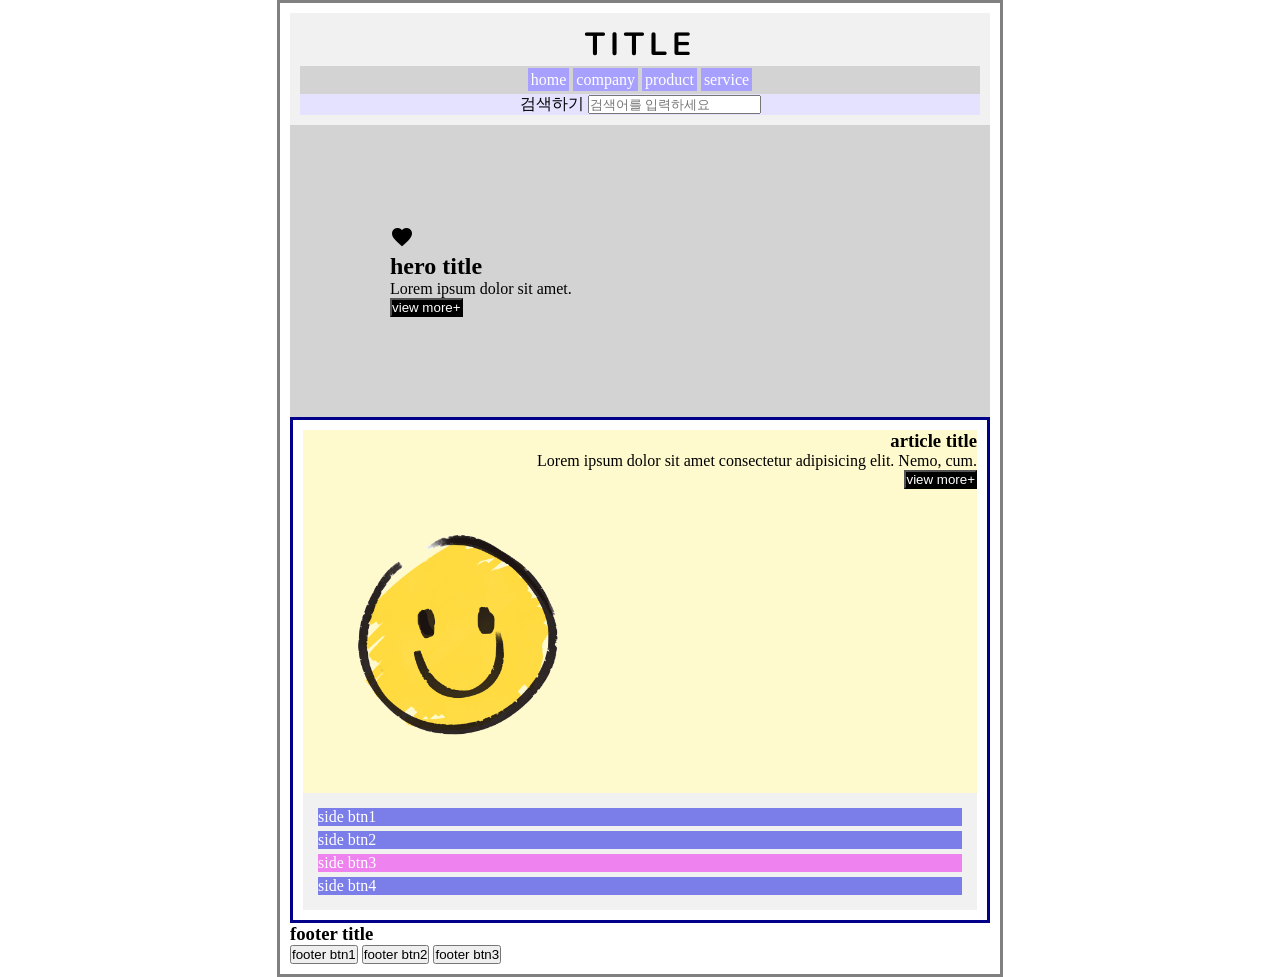
<file: index.html>
<!DOCTYPE html>
<html lang="en">
<head>
    <meta charset="UTF-8">
    <meta name="viewport" content="width=device-width, initial-scale=1.0">
    <title>Document</title>
    <link rel="stylesheet" href="./css/style.css">
    <link href="https://fonts.googleapis.com/css2?family=Material+Icons" rel="stylesheet">
</head>
<body>
    <div id="wrap">
        <header>
            <h1>title</h1>
            <nav>
                <a href="#">home</a>
                <a href="#">company</a>
                <a href="#">product</a>
                <a href="#">service</a>
            </nav>
            <div class="find">
                <label for="find"> 검색하기</label>
            <input type="text" id="find" placeholder="검색어를 입력하세요">
        </div>    
        </header>
        <section class="hero">
            <span class="material-icons">
                favorite
            </span>
            <h2>hero title</h2>
            <p>
                Lorem ipsum dolor sit amet.
            </p>
            <input class="btn" type="button" value="view more+">
        </section>
        <section class="article">
            <div class="article_wrap">
                <div class="content_wrap">
                    <h3>article title</h3>
            <p>
                Lorem ipsum dolor sit amet consectetur adipisicing elit. Nemo, cum.
            </p>
            <input class="btn" type="button" value="view more+">
                </div>
            <div class="img_wrap">
                <img src="./img/img.png" alt="smail">
            </div>
            <ul>
                <li>
                    <a href="#">side btn1</a>
                </li>
                <li>
                    <a href="#">side btn2</a>
                </li>
                <li>
                    <a href="#">side btn3</a>
                </li>
                <li>
                    <a href="#">side btn4</a>
                </li>
            </ul>
            </div>
        </section>
        <footer>
            <h3>footer title</h3>
            <input type="button" value="footer btn1">
            <input type="button" value="footer btn2">
            <input type="button" value="footer btn3">
        </footer>
    </div>
</body>
</html>
</file>
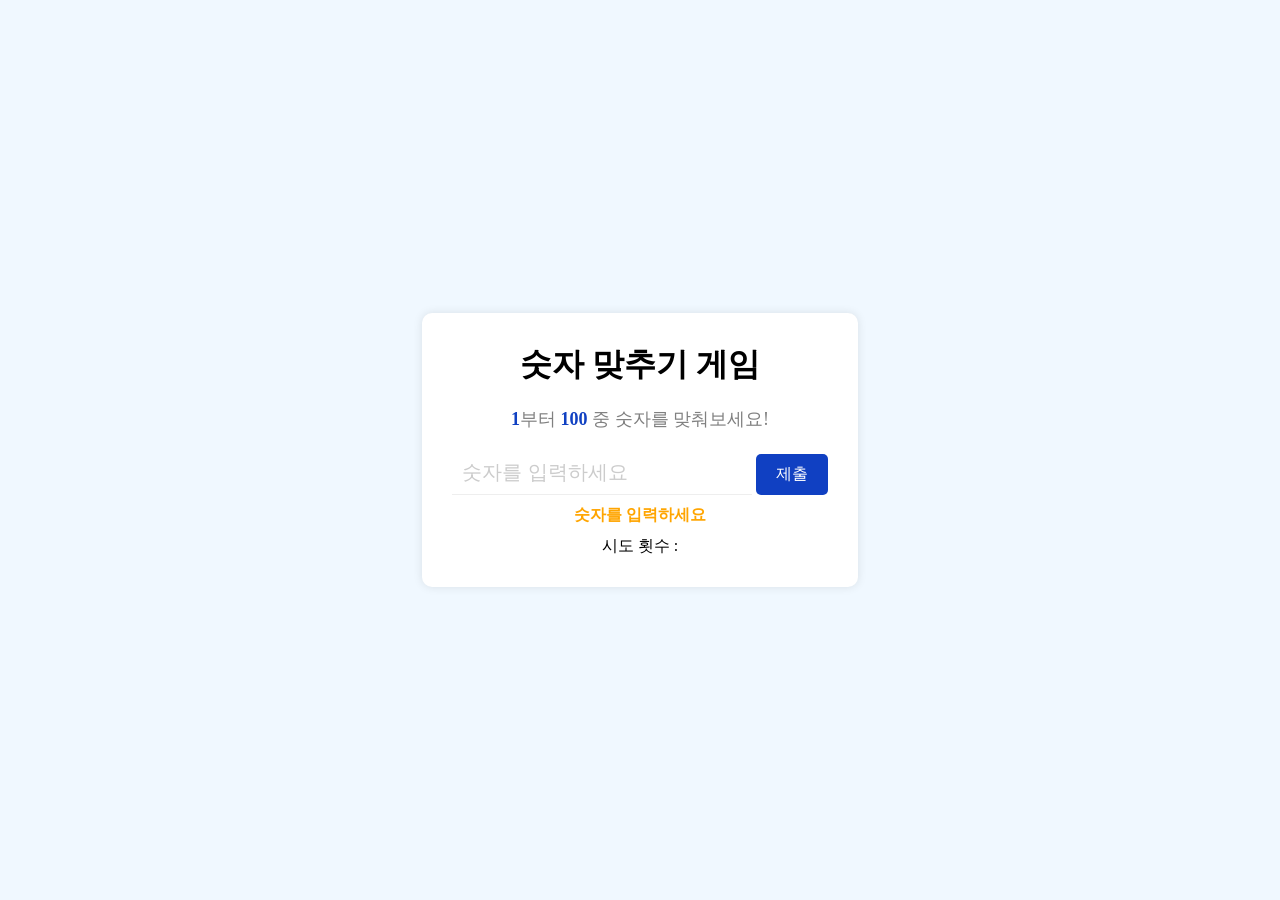
<file: 11-숫자맞추기게임/index.html>
<!DOCTYPE html>
<html lang="en">
<head>
    <meta charset="UTF-8">
    <meta name="viewport" content="width=device-width, initial-scale=1.0">
    <title>Document</title>
    <link rel="stylesheet" href="./css/style.css">
</head>
<body>
    <div id="container">
        <h1>숫자 맞추기 게임</h1>
        <p class="txt"><span>1</span>부터 <span>100</span> 중 숫자를 맞춰보세요!</p>
        <input type="number" id="guessInput" placeholder="숫자를 입력하세요">
        <button id="submitButton">제출</button>
        <p class="result">결과 출력</p>
        <p>시도 횟수 : <span class="attempts"></span></p>
    </div>
    <script src="./js/script.js"></script>
</body>
</html>
</file>
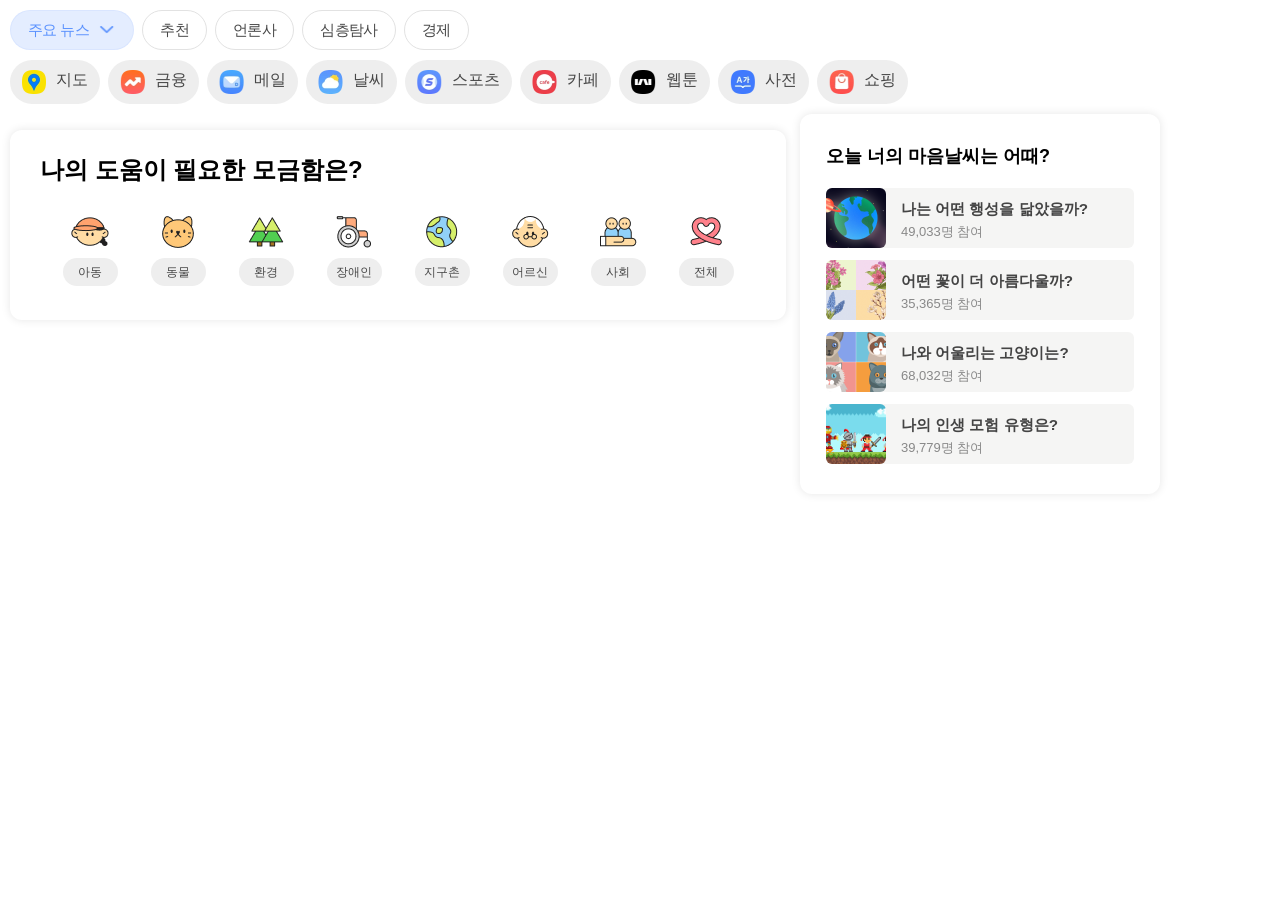
<file: 1_실습/index.html>
<!DOCTYPE html>
<html lang="en">

<head>
    <meta charset="UTF-8">
    <meta name="viewport" content="width=device-width, initial-scale=1.0">
    <title>Document</title>
    <link rel="stylesheet" href="./css/style.css">
</head>

<body>
    <ul class="list1">
        <li><a href="#" class="btn blue">주요 뉴스</a></li>
        <li><a href="#" class="btn">추천</a></li>
        <li><a href="#" class="btn">언론사</a></li>
        <li><a href="#" class="btn">심층탐사</a></li>
        <li><a href="#" class="btn">경제</a></li>
    </ul>
    <ul class="list2">
        <li>
            <a href="#" class="btn fill">
                <img src="./img/c1-map.png" alt="지도">
                <span>지도</span>
            </a>
        </li>
        <li>
            <a href="#" class="btn fill">
                <img src="./img/c1-finance.png" alt="금융">
                <span>금융</span>
            </a>
        </li>
        <li>
            <a href="#" class="btn fill">
                <img src="./img/c1-mail.png" alt="메일">
                <span>메일</span>
            </a>
        </li>
        <li>
            <a href="#" class="btn fill">
                <img src="./img/c1-weather.png" alt="날씨">
                <span>날씨</span>
            </a>
        </li>
        <li>
            <a href="#" class="btn fill">
                <img src="./img/c1-sport.png" alt="스포츠">
                <span>스포츠</span>
            </a>
        </li>
        <li>
            <a href="#" class="btn fill">
                <img src="./img/c1-cafe.png" alt="카페">
                <span>카페</span>
            </a>
        </li>
        <li>
            <a href="#" class="btn fill">
                <img src="./img/c1-webtoon.png" alt="웹툰">
                <span>웹툰</span>
            </a>
        </li>
        <li>
            <a href="#" class="btn fill">
                <img src="./img/c1-dictionary.png" alt="사전">
                <span>사전
                </span>
            </a>
        </li>
        <li>
            <a href="#" class="btn fill">
                <img src="./img/c1-shopping.png" alt="쇼핑">
                <span>쇼핑</span>
            </a>
        </li>
    </ul>
    <div class="container">
        <h2>나의 도움이 필요한 모금함은?</h2>
        <ul class="list3">
            <li>
                <a href="#" class="btn gray">
                    <img src="./img/ico_child.svg.png" alt="아동">
                    <span>아동</span>
                </a>
            </li>
            <li>
                <a href="#" class="btn gray">
                    <img src="./img/ico_cat.svg.png" alt="아동">
                    <span>동물</span>
                </a>
            </li>
            <li>
                <a href="#" class="btn gray">
                    <img src="./img/ico_tree.svg.png" alt="아동">
                    <span>환경</span>
                </a>
            </li>
            <li>
                <a href="#" class="btn gray">
                    <img src="./img/ico_wheelchair.svg.png" alt="아동">
                    <span>장애인</span>
                </a>
            </li>
            <li>
                <a href="#" class="btn gray">
                    <img src="./img/ico_earth.svg.png" alt="아동">
                    <span>지구촌</span>
                </a>
            </li>
            <li>
                <a href="#" class="btn gray">
                    <img src="./img/ico_grandfather.svg.png" alt="아동">
                    <span>어르신</span>
                </a>
            </li>
            <li>
                <a href="#" class="btn gray">
                    <img src="./img/ico_social.svg.png" alt="아동">
                    <span>사회</span>
                </a>
            </li>
            <li>
                <a href="#" class="btn gray">
                    <img src="./img/ico_together.svg.png" alt="아동">
                    <span>전체</span>
                </a>
            </li>
        </ul>
    </div>
    <div class="container2">
        <h2>오늘 너의 마음날씨는 어때?</h2>
        <ul class="list4">
            <li>
                <a href="#" class="btn">
                    <img src="./img/c3-earth.png" alt="">
                    <span>
                        <h3>나는 어떤 행성을 닮았을까?</h3>
                        <p>49,033명 참여</p>
                    </span>
                </a>
            </li>
            <li>
                <a href="#" class="btn">
                    <img src="./img/c3-flower.png" alt="">
                    <span>
                        <h3>어떤 꽃이 더 아름다울까?</h3>
                        <p>35,365명 참여</p>
                    </span>
                </a>
            </li>
            <li>
                <a href="#" class="btn">
                    <img src="./img/c3-cat.png" alt="">
                    <span>
                        <h3>나와 어울리는 고양이는?</h3>
                        <p>68,032명 참여</p>
                    </span>
                </a>
            </li>
            <li>
                <a href="#" class="btn">
                    <img src="./img/c3-advencher.png" alt="">

                    <span>
                        <h3>나의 인생 모험 유형은?</h3>
                        <p>39,779명 참여</p>
                    </span>
                </a>
            </li>
        </ul>
    </div>
</body>

</html>
</file>
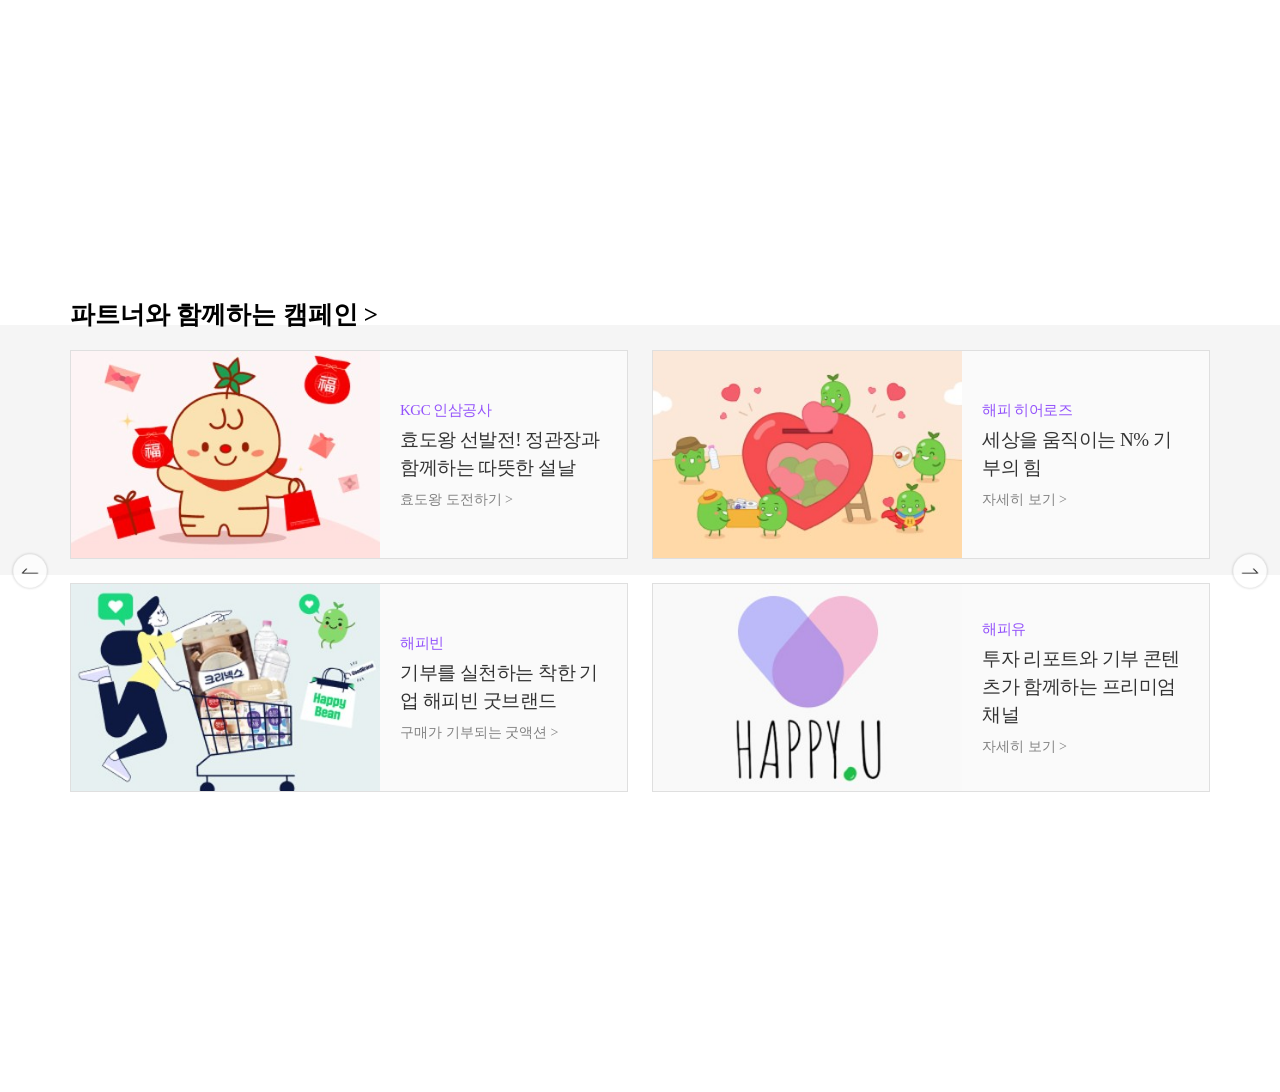
<file: 3_실습/index.html>
<!DOCTYPE html>
<html lang="en">

<head>
    <meta charset="UTF-8">
    <meta name="viewport" content="width=device-width, initial-scale=1.0">
    <title>Document</title>
    <link rel="stylesheet" href="./css/style.css">
</head>

<body>
    <section>
        <div class="rel">
            <h1>파트너와 함께하는 캠페인 ></h1>
            <!-- flex-wrap -->
            <div class="content">
                <ul class="content_list">
                    <li>
                        <a href="#">
                            <div class="img_wrap"></div>
                            <div class="txt_wrap">
                                <p class="txt1">KGC 인삼공사</p>
                                <h2>효도왕 선발전! 정관장과 함께하는 따뜻한 설날</h2>
                                <span class="link">
                                    효도왕 도전하기 >
                                </span>
                            </div>
                        </a>
                    </li>
                    <li>
                        <a href="#">
                            <div class="img_wrap"></div>
                            <div class="txt_wrap">
                                <p class="txt1">해피 히어로즈</p>
                                <h2>세상을 움직이는 N% 기부의 힘</h2>
                                <span class="link">
                                    자세히 보기 >
                                </span>
                            </div>
                        </a>
                    </li>
                    <li>
                        <a href="#">
                            <div class="img_wrap"></div>
                            <div class="txt_wrap">
                                <p class="txt1">해피빈</p>
                                <h2>기부를 실천하는 착한 기업 해피빈 굿브랜드</h2>
                                <span class="link">
                                    구매가 기부되는 굿액션 >
                                </span>
                            </div>
                        </a>
                    </li>
                    <li>
                        <a href="#">
                            <div class="img_wrap"></div>
                            <div class="txt_wrap">
                                <p class="txt1">해피유</p>
                                <h2>투자 리포트와 기부 콘텐츠가 함께하는 프리미엄 채널</h2>
                                <span class="link">
                                    자세히 보기 >
                                </span>
                            </div>
                        </a>
                    </li>
                </ul>
                <a href="#" class="arrow left">left</a>
                <a href="#" class="arrow right">right</a>
            </div>
        </div>

    </section>
</body>

</html>
</file>
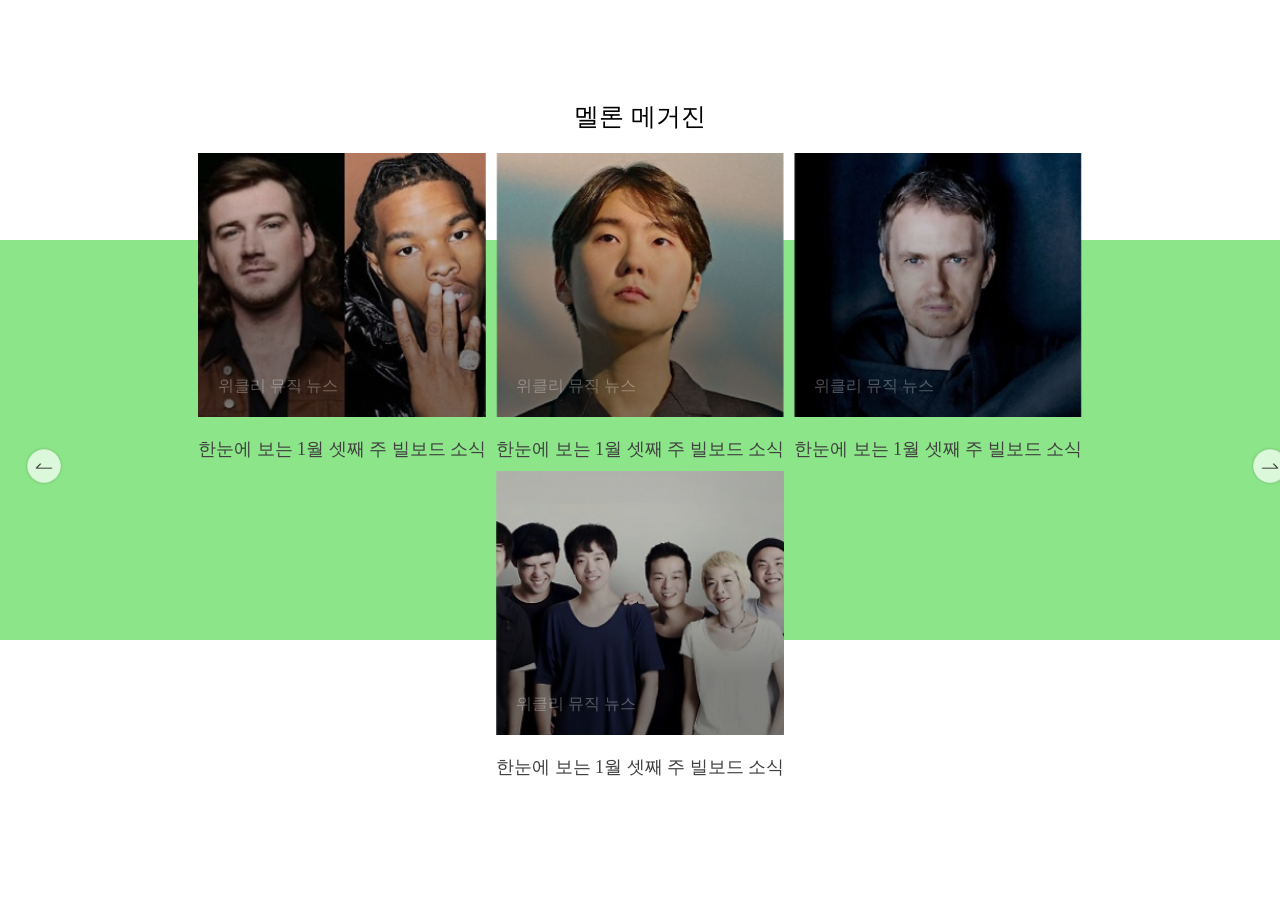
<file: 4_실습/index.html>
<!DOCTYPE html>
<html lang="en">
<head>
    <meta charset="UTF-8">
    <meta name="viewport" content="width=device-width, initial-scale=1.0">
    <title>Document</title>
    <link rel="stylesheet" href="./css/style.css">
    <link rel="stylesheet" href="./css/media.css">
</head>
<body>
    <section>
        <div class="rel">
            <h1>멜론 메거진</h1>
            <div class="content">
                <ul class="content_list">
                    <li>
                        <a href="#">
                            <div class="img_wrap">
                                <div class="bg"></div>
                                <p class="txt">
                                    위클리 뮤직 뉴스
                                </p>
                            </div>
                            <h2>
                                    한눈에 보는 1월 셋째 주 빌보드 소식
                            </h2>
                        </a>
                    </li>
                    <li>
                        <a href="#">
                            <div class="img_wrap">
                                <div class="bg"></div>
                                <p class="txt">
                                    위클리 뮤직 뉴스
                                </p>
                            </div>
                                <h2>
                                    한눈에 보는 1월 셋째 주 빌보드 소식
                                </h2>
                            
                        </a>
                    </li>
                    <li>
                        <a href="#">
                            <div class="img_wrap">
                                <div class="bg"></div>
                                <p class="txt">
                                    위클리 뮤직 뉴스
                                </p>
                            </div>
                                <h2>
                                    한눈에 보는 1월 셋째 주 빌보드 소식
                                </h2>
                            
                        </a>
                    </li>
                    <li>
                        <a href="#">
                            <div class="img_wrap">
                                <div class="bg"></div>
                                <p class="txt">
                                    위클리 뮤직 뉴스
                                </p>
                            </div>
                                <h2>
                                    한눈에 보는 1월 셋째 주 빌보드 소식
                                </h2>
                            
                        </a>
                    </li>
                </ul>
                <div class="arr_wrap">
                <a href="#" class="arrow left">left</a>
                <a href="#" class="arrow right">right</a>
            </div>
        </div>
        </div>
    </section>
</body>
</html>
</file>
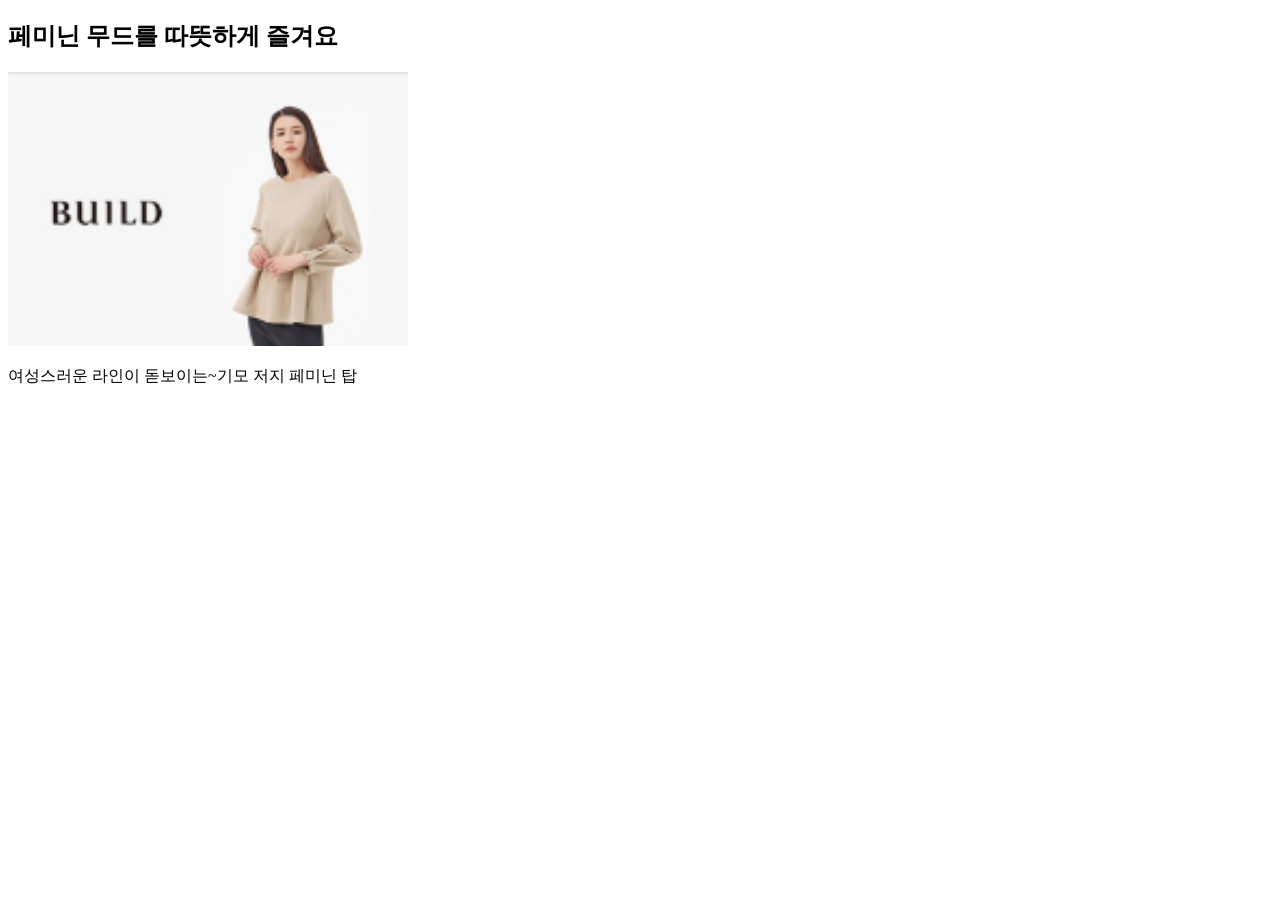
<file: c-1.html>
<!DOCTYPE html>
<html lang="en">
<head>
    <meta charset="UTF-8">
    <meta name="viewport" content="width=device-width, initial-scale=1.0">
    <title>Document</title>
    <link rel="stylesheet" href="./css/style-1.css">
</head>
<body>
    <div id="banner_wrap">
        <h2 class="tit">
            페미닌 무드를 따뜻하게 즐겨요
        </h2>
        <div class="banner_content">
            <a>
                <div class="img_wrap">
                    <img src="./img/c1.png" alt="img">
                </div>
                <p class="txt">
                    여성스러운 라인이 돋보이는~기모 저지 페미닌 탑
                </p>
            </a>
        </div>
    </div>
</body>
</html>
</file>
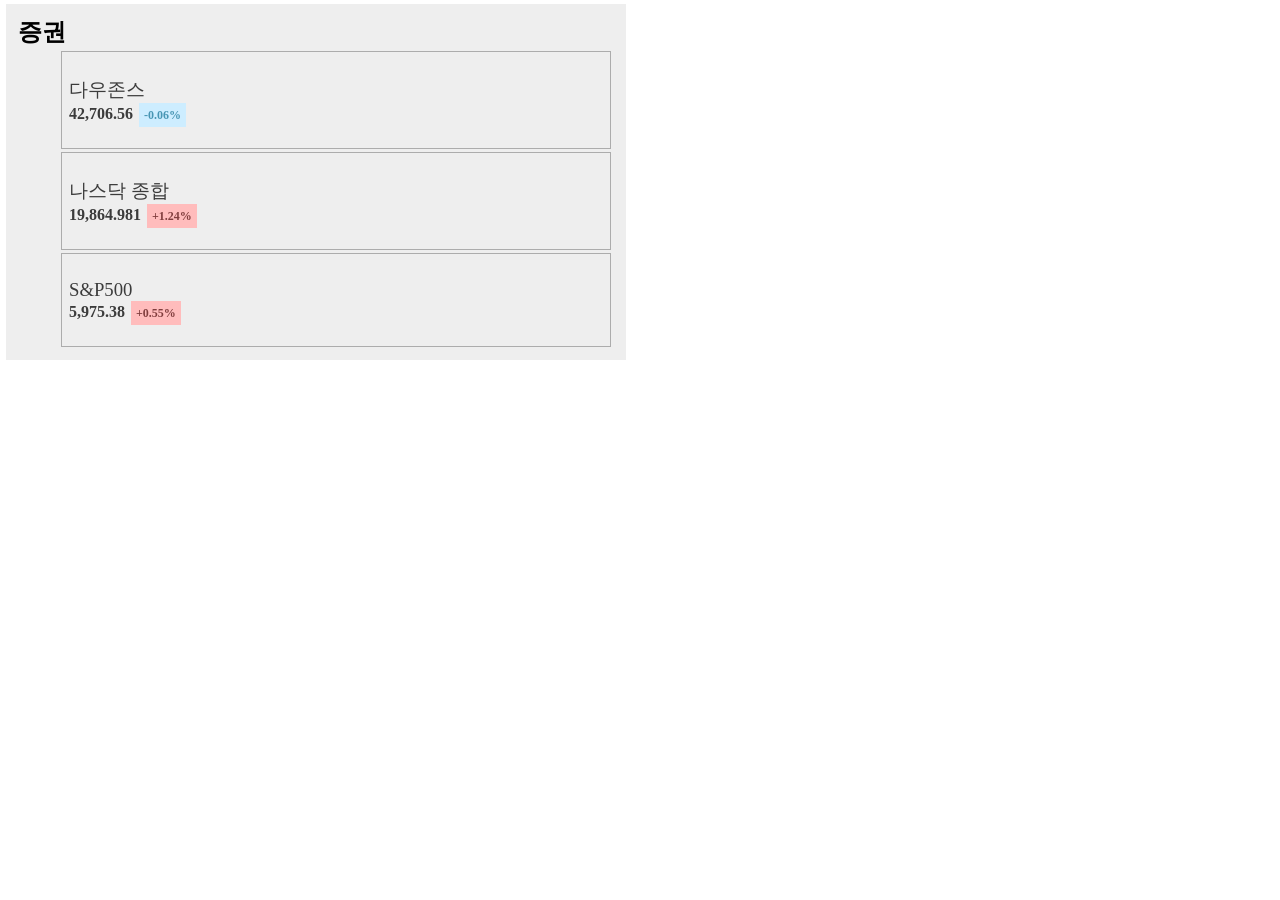
<file: c-2.html>
<!DOCTYPE html>
<html lang="en">
<head>
    <meta charset="UTF-8">
    <meta name="viewport" content="width=device-width, initial-scale=1.0">
    <title>Document</title>
    <link rel="stylesheet" href="./css/style-2.css">
</head>
<body>
    <div id="stock">
        <h2>증권</h2>
        <ul>
            <li>
                <a href="#">
                    <h3>다우존스</h3>
                    <div class="stock_num">
                        42,706.56
                        <span class="percent blue">
                            -0.06%
                        </span>
                    </div>
                </a>
            </li>
            <li>
                <a href="#">
                    <h3> 나스닥 종합</h3>
                    <div class="stock_num">
                        19,864.981
                        <span class="percent red">
                            +1.24%
                        </span>
                    </div>
                </a>
            </li>
            <li>
                <a href="#">
                    <h3>S&P500</h3>
                    <div class="stock_num">
                        5,975.38
                        <span class="percent red">
                            +0.55%
                        </span>
                    </div>
                </a>
            </li>
        </ul>
    </div>
</body>
</html>
</file>
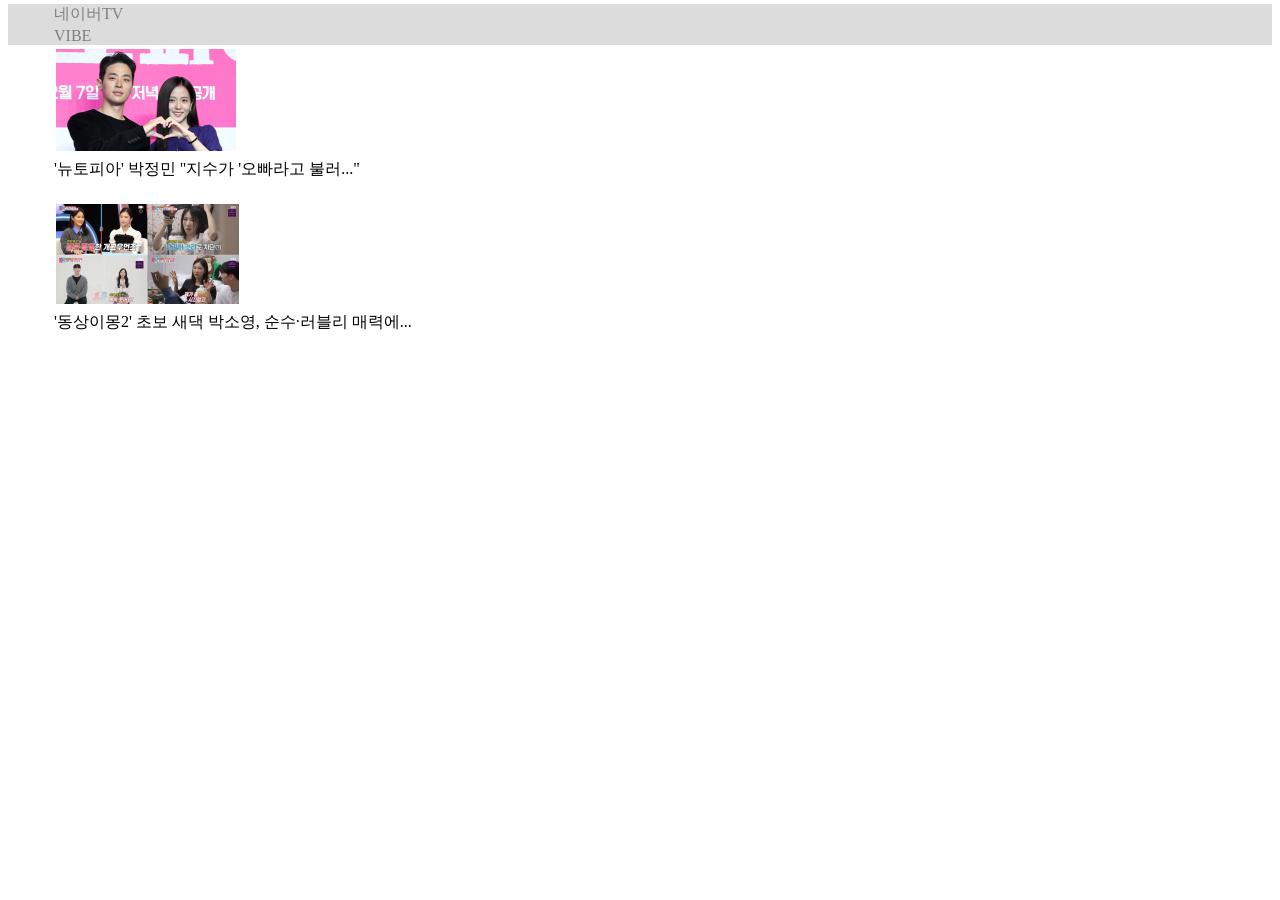
<file: c-3.html>
<!DOCTYPE html>
<html lang="en">
<head>
    <meta charset="UTF-8">
    <meta name="viewport" content="width=device-width, initial-scale=1.0">
    <title>Document</title>
    <link rel="stylesheet" href="./css/style-3.css">
</head>
<body>
    <div id="enter_wrap">
        <nav>
            <ul>
                <li>
                    <a href="#">
                        네이버TV
                    </a>
                </li>
                <li>
                    <a href="#">
                        VIBE
                    </a>
                </li>
            </ul>
        </nav> 
        <ul class="enter_list">
                <li>
                    <a href="#">
                        <span class="img_wrap">
                            <img src="./img/c3-1.png">
                                <div class="t_wrap">
                                    <p class="txt">
                                    '뉴토피아' 박정민 "지수가 '오빠라고 불러..."
                                    </p>
                                </div>
                            </span>
                    </a>
                </li>
                <li>
                    <a href="#">
                        <spna class="img_wrap">
                            <img src="./img/c3-2.png">
                                <div class="t_wrap">
                                    <p class="txt">
                                    '동상이몽2' 초보 새댁 박소영, 순수·러블리 매력에...
                                    </p>
                                </div>
                            </span>
                    </a>
                </li>
        </ul>
    </div>
</body>
</html>
</file>
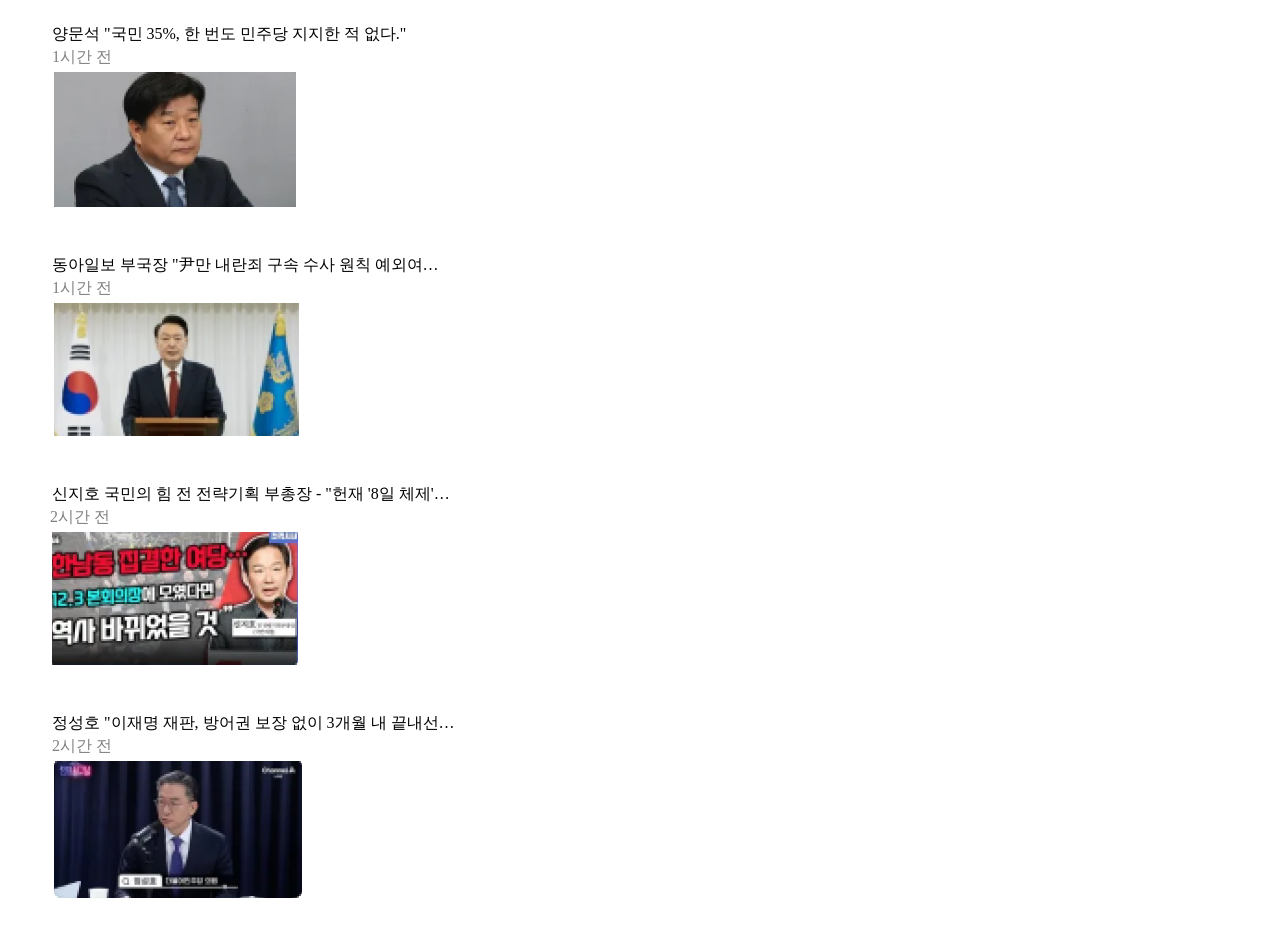
<file: c-4.html>
<!DOCTYPE html>
<html lang="en">
<head>
    <meta charset="UTF-8">
    <meta name="viewport" content="width=device-width, initial-scale=1.0">
    <title>Document</title>
    <link rel="stylesheet" href="./css/style-4.css">
</head>
<body>
    <ol class="sisa_wrap">
        <li>
            <a href="#">
                <div class="t_wrap">
                    <p class="txt">
                            양문석 "국민 35%, 한 번도 민주당 지지한 적 없다."
                    </p>
                    <div class="time">
                          1시간 전
                    </div>
                    <div class="img_wrap">
                        <img src="./img/c4-1.png">
                    </div>
                </div>
            </a>
        </li>
        <li>
            <a href="#">
            <div class="t_wrap">
                <p class="txt">
                        동아일보 부국장 "尹만 내란죄 구속 수사 원칙 예외여…
                </p>
                <div class="time">
                      1시간 전
                    </div>
                <div class="img_wrap">
                    <img src="./img/c4-2.png">
                </div>
            </div>
        </a></li>
        <li>
            <a href="#">
                <div class="t_wrap">
                    <p class="txt">           
                            신지호 국민의 힘 전 전략기획 부총장 - "헌재 '8일 체제'…
                        </div>
                    </p>
                    <div class="time">
                          2시간 전
                        </div>
                    <div class="img_wrap">
                        <img src="./img/c4-3.png">
                    </div>
                </div>
            </a>
        </li>
        <li>
            <a href="#">
                <div class="t_wrap">
                    <p class="txt">
                            정성호 "이재명 재판, 방어권 보장 없이 3개월 내 끝내선…
                    </p>
                    <div class="time">
                          2시간 전
                        </div>
                    <div class="img_wrap">
                        <img src="./img/c4-4.png">
                    </div>
                </div>
            </a>
        </li>
    </ol>
</body>
</html>
</file>
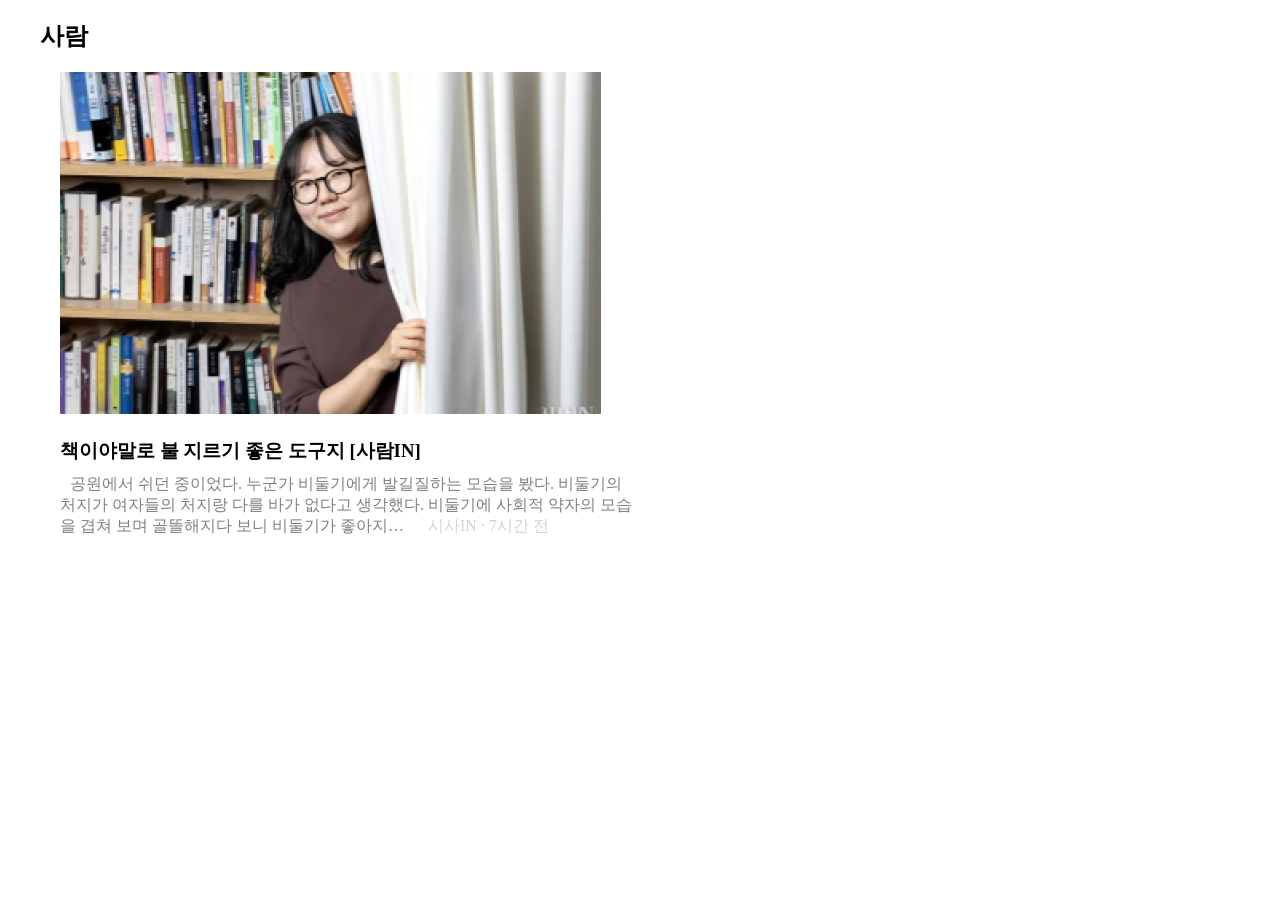
<file: c-5.html>
<!DOCTYPE html>
<html lang="en">

<head>
    <meta charset="UTF-8">
    <meta name="viewport" content="width=device-width, initial-scale=1.0">
    <title>Document</title>
    <link rel="stylesheet" href="./css/style-5.css">
</head>

<body>
    <div id="people_wrap">
        <h2>사람</h2>
        <div class=".content">
            <div class="img_wrap">
                <img src="./img/c5.png">
            </div>
            <div class="t_wrap">
                <h3>책이야말로 불 지르기 좋은 도구지 [사람IN]</h3>
                <p class="txt">
                    <span class="pub">
                        공원에서 쉬던 중이었다. 누군가 비둘기에게 발길질하는 모습을 봤다. 
                        비둘기의 처지가 여자들의 처지랑 다를 바가 없다고 생각했다. 
                        비둘기에 사회적 약자의 모습을 겹쳐 보며 골똘해지다 보니
                        비둘기가 좋아지…
                    </span>
                    <span class="time">
                        시사IN · 7시간 전
                    </span>
                </p>
            </div>
        </div>
    </div>
</body>

</html>
</file>
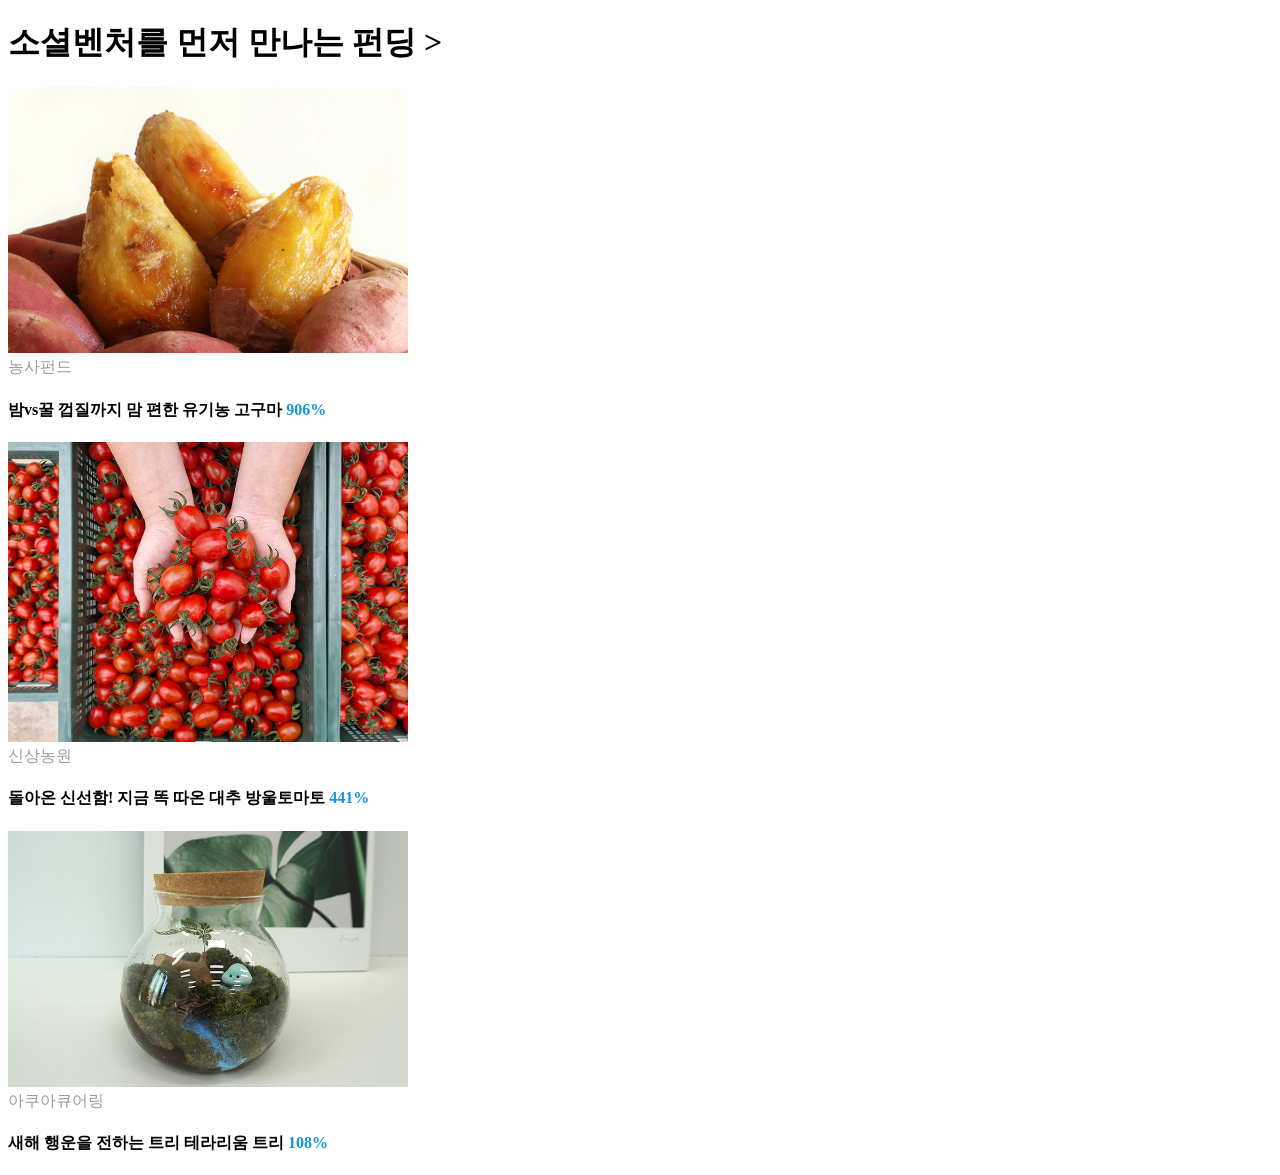
<file: c1.html>
<!DOCTYPE html>
<html lang="en">
<head>
    <meta charset="UTF-8">
    <meta name="viewport" content="width=device-width, initial-scale=1.0">
    <title>Document</title>
    <link rel="stylesheet" href="./css/style-1.css">
</head>
<body>
    <div id="funding_wrap">
        <h1>소셜벤처를 먼저 만나는 펀딩 ></h1>
        <ul>
            <li>
                <a href="#">
                    <div class="img_wrap">
                        <img src="./img/c1-1.jpg">
                    </div>
                    <div class="t_wrap">
                        <span class="sub_tit">농사펀드</span>
                        <h4 class="tit">밤vs꿀 껍질까지 맘 편한 유기농 고구마</span>
                        <span class="percent">906%</span>
                    </div>
                </a>
            </li>
            <li>
                <a href="#">
                    <div class="img_wrap">
                        <img src="./img/c1-2.jpg">
                    </div>
                    <div class="t_wrap">
                        <span class="sub_tit">신상농원</span>
                        <h4 class="tit">돌아온 신선함! 지금 똑 따온 대추 방울토마토</span>
                        <span class="percent">441%</span>
                    </div>
                </a>
            </li>
            <li>
               <a href="#">
                <div class="img_wrap">
                    <img src="./img/c1-3.jpg">
                </div>
                <div class="t_wrap">
                    <span class="sub_tit">아쿠아큐어링</span>
                    <h4 class="tit">새해 행운을 전하는 트리 테라리움 트리</span>
                    <span class="percent">108%</span>
                </div>
               </a>
            </li>
        </ul>
    </div>
</body>
</html>
</file>
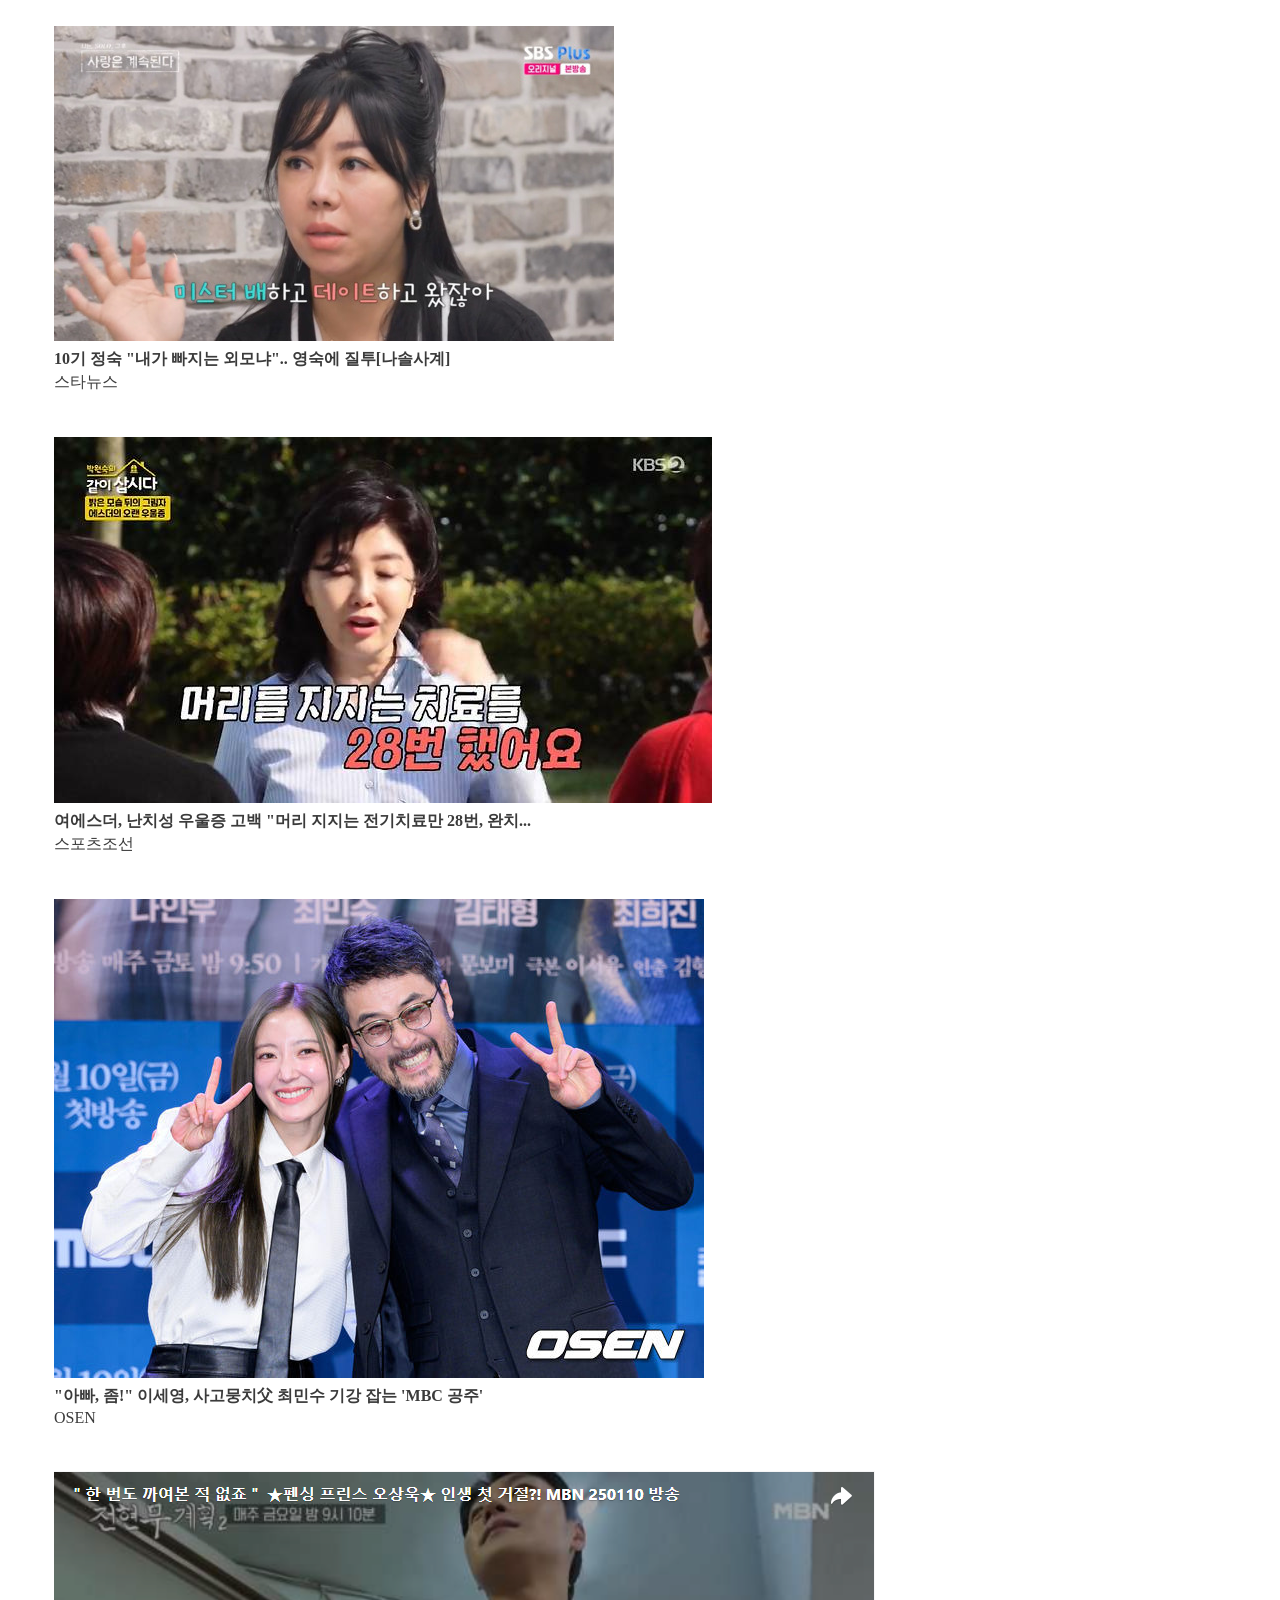
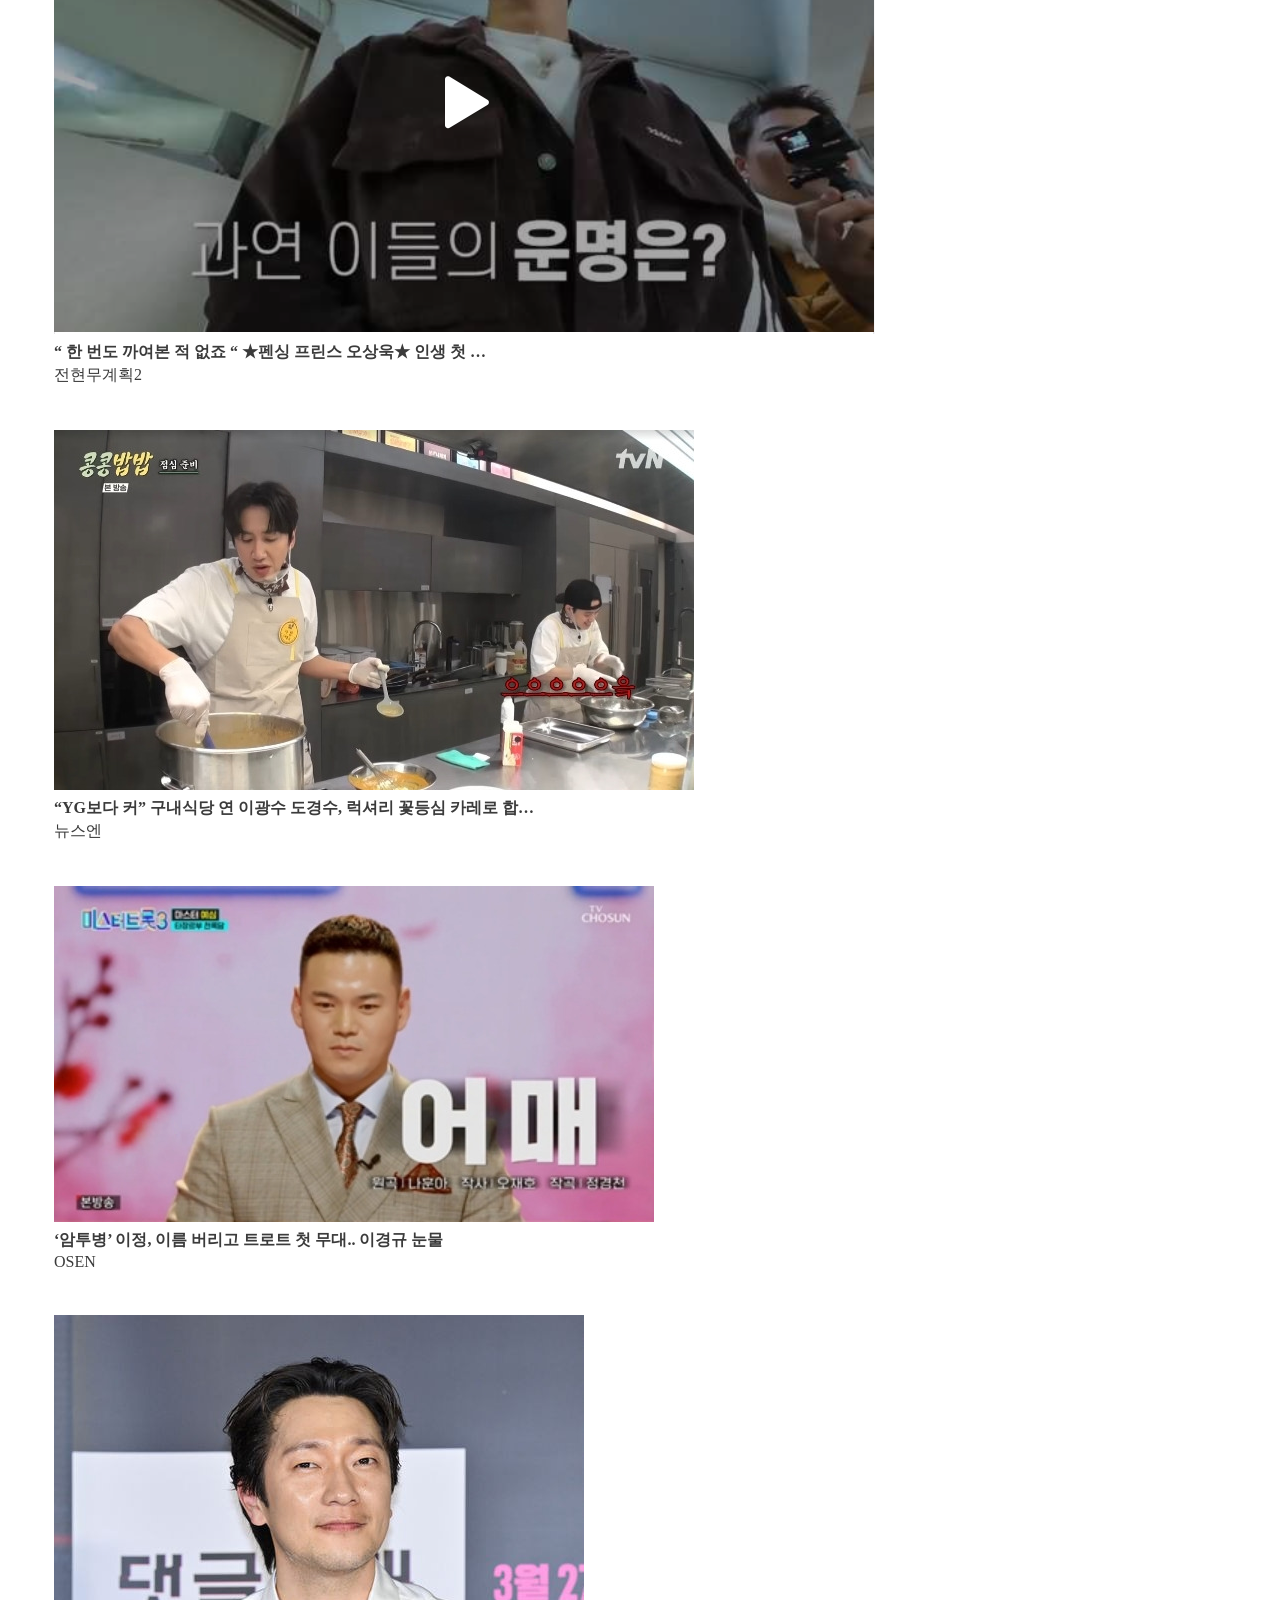
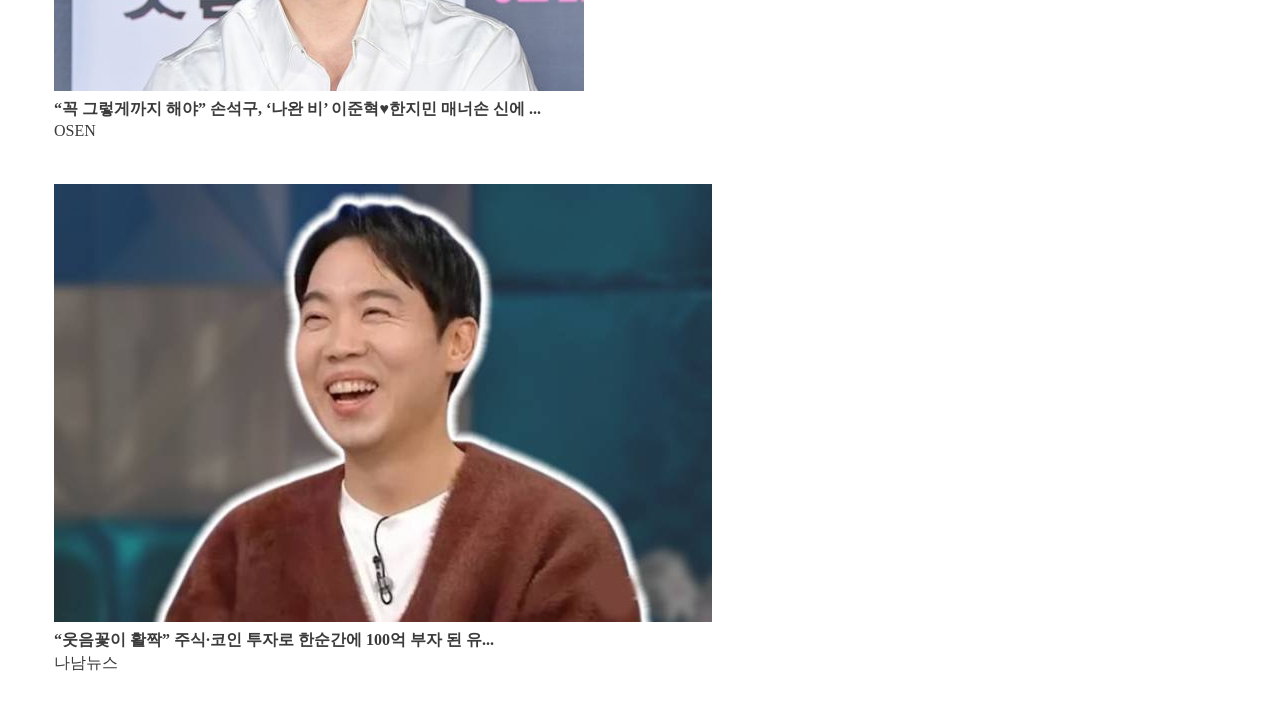
<file: c2.html>
<!DOCTYPE html>
<html lang="en">
<head>
    <meta charset="UTF-8">
    <meta name="viewport" content="width=device-width, initial-scale=1.0">
    <title>Document</title>
    <link rel="stylesheet" href="./css/style-2.css">
</head>
<body>
    <div id="finding_wrap">
        <ul>
            <li>
                <a href="#">
                    <div class="img_wrap">
                        <img src="./img/c2-1.jpg">
                    </div>
                    <div class="t_wrap">
                        <h4 class="content">10기 정숙 "내가 빠지는 외모냐".. 영숙에 질투[나솔사계]</h4>
                        <span class="channel">스타뉴스</span>
                    </div>
                </a>
            </li>
            <li>
                <a href="#">
                    <div class="img_wrap">
                        <img src="./img/c2-2.jpg">
                    </div>
                    <div class="t_wrap">
                        <h4 class="content">여에스더, 난치성 우울증 고백 "머리 지지는 전기치료만 28번, 완치...</h4>
                        <span class="channel">스포츠조선</span>
                    </div>
                </a>
            </li>
            <li>
                <a href="#">
                    <div class="img_wrap">
                        <img src="./img/c2-3.jpg">
                    </div>
                    <div class="t_wrap">
                        <h4 class="content">"아빠, 좀!" 이세영, 사고뭉치父 최민수 기강 잡는 'MBC 공주'</h4>
                        <span class="channel">OSEN</span>
                    </div>
                </a>
            </li>
            <li>
                <a href="#">
                    <div class="img_wrap">
                        <img src="./img/c2-4.png">
                    </div>
                    <div class="t_wrap">
                        <h4 class="content">“ 한 번도 까여본 적 없죠 “ ★펜싱 프린스 오상욱★ 인생 첫 …</h4>
                        <span class="channel">전현무계획2</span>
                    </div>
                </a>
            </li>
            <li>
                <a href="#">
                    <div class="img_wrap">
                        <img src="./img/c2-5.jpg">
                    </div>
                    <div class="t_wrap">
                        <h4 class="content">“YG보다 커” 구내식당 연 이광수
                            도경수, 럭셔리 꽃등심 카레로 합…</h4>
                        <span class="channel">뉴스엔</span>
                    </div>
                </a>
            </li>
            <li>
                <a href="#">
                    <div class="img_wrap">
                        <img src="./img/c2-6.jpg">
                    </div>
                    <div class="t_wrap">
                        <h4 class="content">‘암투병’ 이정, 이름 버리고 트로트
                            첫 무대.. 이경규 눈물</h4>
                        <span class="channel">OSEN</span>
                    </div>
                </a>
            </li>
            <li>
                <a href="#">
                    <div class="img_wrap">
                        <img src="./img/c2-7.jpg">
                    </div>
                    <div class="t_wrap">
                        <h4 class="content">“꼭 그렇게까지 해야” 손석구, ‘나완
                            비’ 이준혁♥한지민 매너손 신에 ...</h4>
                        <span class="channel">OSEN</span>
                    </div>
                </a>
            </li>
            <li>
                <a href="#">
                    <div class="img_wrap">
                        <img src="./img/c2-8.jpg">
                    </div>
                    <div class="t_wrap">
                        <h4 class="content">“웃음꽃이 활짝” 주식·코인 투자로
                            한순간에 100억 부자 된 유...</h4>
                        <span class="channel">나남뉴스</span>
                    </div>
                </a>
            </li>
        </ul>
        <a href="#">
            <arrow class="left"></arrow>
        </a>
        <a href="#">
            <arrow class="right"></arrow>
        </a>
    </div>
</body>
</html>
</file>
<file: css/style.css>
@import url('https://fonts.googleapis.com/css2?family=Nunito:ital,wght@0,747;1,747&display=swap');
*{
    margin: 0;
    padding: 0;
}

a{
    text-decoration: none;
    color: white;
}
.btn{
    background-color: black;
    color: white;
}

#wrap{
    border: 3px solid gray;
    padding: 10px;
    width: 700px;
    margin: auto;
}

header {
    text-align: center;
    padding: 10px;
    background-color: rgb(241, 241, 241);
}

header h1{
    text-transform: uppercase;
    font-family: "Nunito", serif;
    letter-spacing: 5px;
}

header nav{
    background-color: lightgray;
    padding: 5px;
}

header nav a{
    background-color: rgb(167, 160, 255);
    padding: 3px;
}

header .find{
    background-color: rgb(228, 226, 255);
}

.hero {
    background-color: lightgray;
    padding: 100px;
}

.article{
    border: 3px solid darkblue;
    padding: 10px;
}

.article .article_wrap {
    background-color: lemonchiffon;
}

.article .article_wrap .content_wrap{
    text-align: right;
}

.article .article_wrap .img_wrap img{
    width:300px;
}

.article .article_wrap ul {
    background-color: rgb(241, 241, 241);
    padding: 10px;
}

.article .article_wrap ul li {
    list-style-type: none;
    margin: 5px;
    background-color: rgb(123, 125, 233);
}
.article .article_wrap ul li:nth-child(3) {
    background-color: violet;
}
</file>
<file: 11-숫자맞추기게임/css/style.css>
* {
    margin: 0;
    padding:0;
    box-sizing: border-box;
}

body {
    height: 100vh;
    display: flex;
    justify-content: center;
    align-items: center;
    background-color: aliceblue;
}

#container {
     background-color: #fff;
     padding: 30px;
     border-radius: 10px;
     box-shadow: 0 0 10px rgba(0, 0, 0, 0.1);
     text-align: center;
}

.txt {
    margin: 20px 0;
    font-size: 18px;
    color: gray;
}

.txt span {
    color: rgb(16, 64, 194);
    font-weight: 800;
}

#guessInput {
    width: 300px;
    border: none;
    border-bottom: 1px solid #eee;
    font-size: 20px;
    outline: none;
    padding: 10px;
}

#guessInput::placeholder {
    color: #CCC;   
}

#guessInput:focus {
    border-color:rgb(16, 64, 194);
}

#submitButton{
    background-color: rgb(16, 64, 194);
    border: none;
    color: #fff;
    padding: 10px 20px;
    border-radius: 5px;
    cursor: pointer;
    font-size: 16px;
}

#submitButton:hover{
    background-color: rgb(16, 64, 194);
}

.result {
    margin: 10px 0;
    font-weight: bold;
}

.attempts {
    font-weight: bold;
    color: rgb(16, 64, 194);
}
</file>
<file: 1_실습/css/style.css>
@import url('https://fonts.cdnfonts.com/css/helvetica-neue-55');
@import url('https://fonts.cdnfonts.com/css/malgun-gothic-boot');

* {
    margin: 0;
    padding: 0;
    box-sizing: border-box;
}

ul {
    list-style-type: none;
}

a {
    text-decoration: none;
    color: #474747;
}

.list1, .list2 , .list3{
    font-family: 'Helvetica Neue', sans-serif;
    display: flex;
    gap: 8px;
    margin: 10px;
    flex-wrap: wrap;
}

.list1 .btn {
    font-size: 15px;
    line-height: 38px;
    letter-spacing: -0.6px;
    display: block;
    padding: 0 17px;
    border: 1px solid #e2e2e2;
    border-radius: 40px;
}

.list1 .btn.blue {
    color: #5B92FE;
    background: rgba(91, 145, 254, 0.16) url(../img/c0-1-arrow.png) no-repeat right 17px center/18px;
    border: 1px solid rgba(91, 145, 254, 0.08);
    padding-right: 44px;
}

.list2 ul{
    display: block;
}

.list2 .btn {
    padding: 10px 12px;
    border-radius: 22px;
    background-color: #eee;
    display: flex;
    justify-content: center;
    gap: 10px;
}

.container {
    box-shadow: 0 0 10px rgba(0, 0, 0, 0.1);
    margin: 10px;
    padding: 24px 30px;
    font-family: 'Malgun Gothic Boot', sans-serif;
    border-radius: 12px;
    display: inline-block;
}

ul.list3 {
    display: inline-flex;
    margin-top: 30px;
    flex-wrap: wrap;
}

ul.list3 li {
    width: 80px;
}

ul.list3 li a {
    display: flex;

    flex-direction: column;
    justify-content: center;
    align-items: center;
    text-align: center;
}

ul.list3 li a img {
    display: inline-block;
    /* width: 37px; */
    height: 32px;
    margin-bottom: 10px;
}

ul.list3 li a span {
    display: block;
    width: 55px;
    background-color: #eee;
    font-size: 12.49px;
    line-height: 28px;
    border-radius: 40px;

}

.container2{
    box-shadow: 0 0 10px rgba(0, 0, 0, 0.1);
    border-radius: 12px;
    display: inline-block;
    font-family: 'Malgun Gothic Boot', sans-serif;
    padding: 30px 26px;
}

.container2 h2 {
    font-size: 18px;
}

.container2 .list4{
    margin-top: 20px;
    display: inline-flex;
    flex-direction: column;
    gap: 12px;
}

.container2 .list4 li{
    display: flex;
    flex-direction: column;
    width: 308px;
    gap:12px
}

.container2 .list4 li .btn {
    display: flex;
    background-color: #F5F5F4;
    border-radius: 6px;
}

.container2 .list4 li .btn img {
    border-radius: 6px;
}

.container2 .list4 li .btn span{
    display: flex;
    flex-direction: column;
    justify-content: center;

    font-size: 13px;
    margin-left: 15px;
}

.container2 .list4 li .btn span h3{
    color: #444444;
    line-height: 26px;
}

.container2 .list4 li .btn span p{
    color: #888888;
    line-height: 19px;
}
</file>
<file: 3_실습/css/style.css>
@import url(https://hangeul.pstatic.net/hangeul_static/css/nanum-barun-gothic.css);

body {
    font-family: 'NanumBarunGothic';
}

*{
    margin: 0;
    padding: 0;
    box-sizing: border-box;
}

a {
    text-decoration: none;
}

ul {
    list-style-type: none;
}

section {
    padding: 300px 0;
}

section::before {
    display: block;
    content: "";
    position: absolute;
    width: 100%;
    height: 250px;
    background-color: #f5f5f5;
    top:calc(50% - 125px);
    z-index: -1;
}

.rel {
    width: 1140px;
    margin: auto;
}

h1 {
    font-size: 25px;
    font-weight: 600;
    line-height: 30px;
    margin-bottom: 20px;
}

.content {
    position: relative;
}

.content .arrow {
    position: absolute;
    display: block;
    width: 40px;
    height: 40px;
    top: calc(50% - 20px);
    font-size: 0px;
}

.content .arrow.left {
    background: url(../img/arrow-l.png) no-repeat center/contain;
    left: -60px;
}

.content .arrow.right {
    background: url(../img/arrow-r.png) no-repeat center/contain;
    right: -60px;
}


.content_list {
    display: flex;
    flex-wrap: wrap;
    gap: 24px;
}

.content_list li {
    width: calc(50% - 12px);
}

.content_list li a {
    display: flex;
    border: 1px solid rgba(0, 0, 0, 0.11);
    align-items: center;
    background-color: #fafafa;
}

.content_list .img_wrap {
    width: 309px;
    height: 207px;
    background-repeat: no-repeat;
    background-size: cover;
    background-position: center;
}

.content_list li:nth-child(1) .img_wrap {
    background-image: url(../img/c1-1.png);
}
.content_list li:nth-child(2) .img_wrap {
    background-image: url(../img/c1-3.png);
}
.content_list li:nth-child(3) .img_wrap {
    background-image: url(../img/c1-4.png);
}
.content_list li:nth-child(4) .img_wrap {
    background-image: url(../img/c1-2.png);
}

.content_list .txt_wrap {
    padding: 0 20px;
    width: calc(100% - 309px);
}

.content_list p.txt1 {
    font-size: 15px;
    font-weight: 400;
    color: #9453FB;
    line-height: 20px;
    letter-spacing: -.5px;
}

.content_list .txt_wrap h2{
    color: #333333;
    font-size: 19px;
    line-height: 28px;
    letter-spacing: -.5px;
    font-weight: 400;
    margin: 6px 0 8px;
}

.content_list .txt_wrap .link {
    font-size: 14px;
    font-weight: 300;
    line-height: 19px;
    color: #828282;
}
</file>
<file: 4_실습/css/style.css>
@import url(https://hangeul.pstatic.net/hangeul_static/css/nanum-barun-gothic.css);

*{
    margin: 0;
    padding: 0;
    box-sizing: border-box;
}

body {
    font-family: 'NanumBarunGothic';
}

a {
    text-decoration: none;
}

ul {
    list-style-type: none;
}

section {
    padding: 100px 0;
    position: relative;
}

section::before {
    display: block;
    content: "";
    position: absolute;
    width: 100%;
    height: 400px;
    background-color: rgb(140, 230, 137);
    top:calc(50% - 200px);
    z-index: -1;
}

.rel {
    width: 1140px;
    margin: auto;
}

h1 {
    font-size: 25px;
    font-weight: 100;
    padding-bottom: 20px;
}

.content {
    position: relative;
}

.content .arrow {
    position: absolute;
    display: block;
    width: 40px;
    height: 40px;
    top: calc(50% - 20px);
    font-size: 0px;
}

.content .arrow.left {
    background: url(../img/arrow-l.png) no-repeat center/contain;
    left: -60px;
}

.content .arrow.right {
    background: url(../img/arrow-r.png) no-repeat center/contain;
    right: -60px;
}

.content_list {
    display: flex;
    gap: 10px;
}

.content_list li a {
    display: flex;
    flex-direction: column;
    gap: 20px;
}

.content_list .img_wrap {
    height: 264px;

    display: flex;
    align-items: flex-end;

    position: relative;
    overflow: hidden;
}

.content_list .img_wrap .bg {
    position: absolute;
    width: 100%;
    height: 100%;
    
    background-position: center;
    background-repeat: no-repeat;
    background-size: cover;

    transition: all .3s ease-in-out;
}

.content_list li:hover .img_wrap .bg {
    transform: scale(1.05);
}

.content_list li:nth-child(1) .img_wrap .bg{
    background-image: url(../img/c2-1.png);
}
.content_list li:nth-child(2) .img_wrap .bg{
    background-image: url(../img/c2-2.png);
}
.content_list li:nth-child(3) .img_wrap .bg{
    background-image: url(../img/c2-3.png);
}
.content_list li:nth-child(4) .img_wrap .bg{
    background-image: url(../img/c2-4.png);
}

.content_list .img_wrap p.txt::before {
    display: block;
    content: "";
    width: 0px;
    height: 2px;
    background-color: white;
    margin-bottom: 10px;
    transition: all .3s ease-in-out;
}

.content_list li:hover .img_wrap p.txt::before{
    width: 20px;
}

.content_list .img_wrap:hover::after {
    content: "";
    position: absolute;
    top: 0;
    left: 0;
    width: 100%;
    height: 100%;
    box-shadow: 0px 0px 10px rgba(0, 0, 0, 0.5);
    z-index: -1;
}

.content_list .img_wrap p.txt {
    position: absolute;
    color: white;
    font-size: 16px;
    font-weight: 200;
    left: 20px;
    bottom: 20px;
    opacity: 0.3;
}

.content_list li:hover .img_wrap p.txt{
    opacity: 1;
}

.content_list h2 {
    font-size: 18px;
    font-weight: 100;
    color: #414141;
}
</file>
<file: 4_실습/css/media.css>
@media screen and (max-width:1280px) {

    html {
        font-size: 62.5%;
    }
    .rel {
        padding: 0 5rem;
        width: auto;
    }

    .content_list {
        flex-wrap: wrap;
        justify-content: center;
    }

    section h1 {
        text-align: center;
    }
    
    .content .arrow.left{
        left: -2vw
    }

    .content_list li .img_wrap p.txt {
        font-size: 1.6rem;
    }
}

@media screen and (max-width:768px) {
    .content_list li+li{
        display: none;
    }

    .arr_wrap {
        display: flex;
        justify-content: center;
        margin-top: 2rem;
    }

    .content .arrow {
        position: static;
    }
}
</file>
<file: css/style-1.css>
a{
    text-decoration: none;
}
ul{
    padding:0px;
}
li {
    list-style-type: none;
}
img{
    width:400px;
}
.sub_tit {
    color:rgb(156, 156, 156);
}
.tit {
    color: rgb(0, 0, 0);
}
.percent{
    color: #1393E0;
}
</file>
<file: css/style-2.css>
*{
    margin: 2px;
}
a {
    text-decoration: none;
    color:#3b3b3b;
}
#stock {
    width:600px;
    background-color: #eee;
    padding: 10px;
}
#stock ul li {
    border: 1px solid #acacac;
    margin: 3px;
    padding: 5px;
}
ul {
    list-style-type: none;
}
#stock ul li h3 {
    font-weight: normal;
}
.stock_num{
    font-weight: bold;
}
.percent {
    font-size: 12px;
    padding: 5px;
}
.blue {
    color: rgb(72, 150, 180);
    background-color: #cdedff;
}
.red {
    color: rgb(129, 62, 62);
    background-color: rgb(255, 188, 188);
}
</file>
<file: css/style-3.css>
*{
    margin: 2px;
}

nav{
    background-color: gainsboro;
}

ul {
    list-style-type: none;
}

ul li a {
    text-decoration: none;
    color: gray;
}

.enter_list li a {
    text-decoration: none;
    color:black;
}
</file>
<file: css/style-4.css>
* {
    margin: 2px;
}

ol {
    list-style-type: none;
}

li a {
    text-decoration: none;
    color: black;
}

.time {
    color: gray;
}
</file>
<file: css/style-5.css>
*{
    margin: 10px;
}

.t_wrap{
    width: 600px;
}

.txt {
    color: gray;
}

.time {
    color: lightgray;
}
</file>
